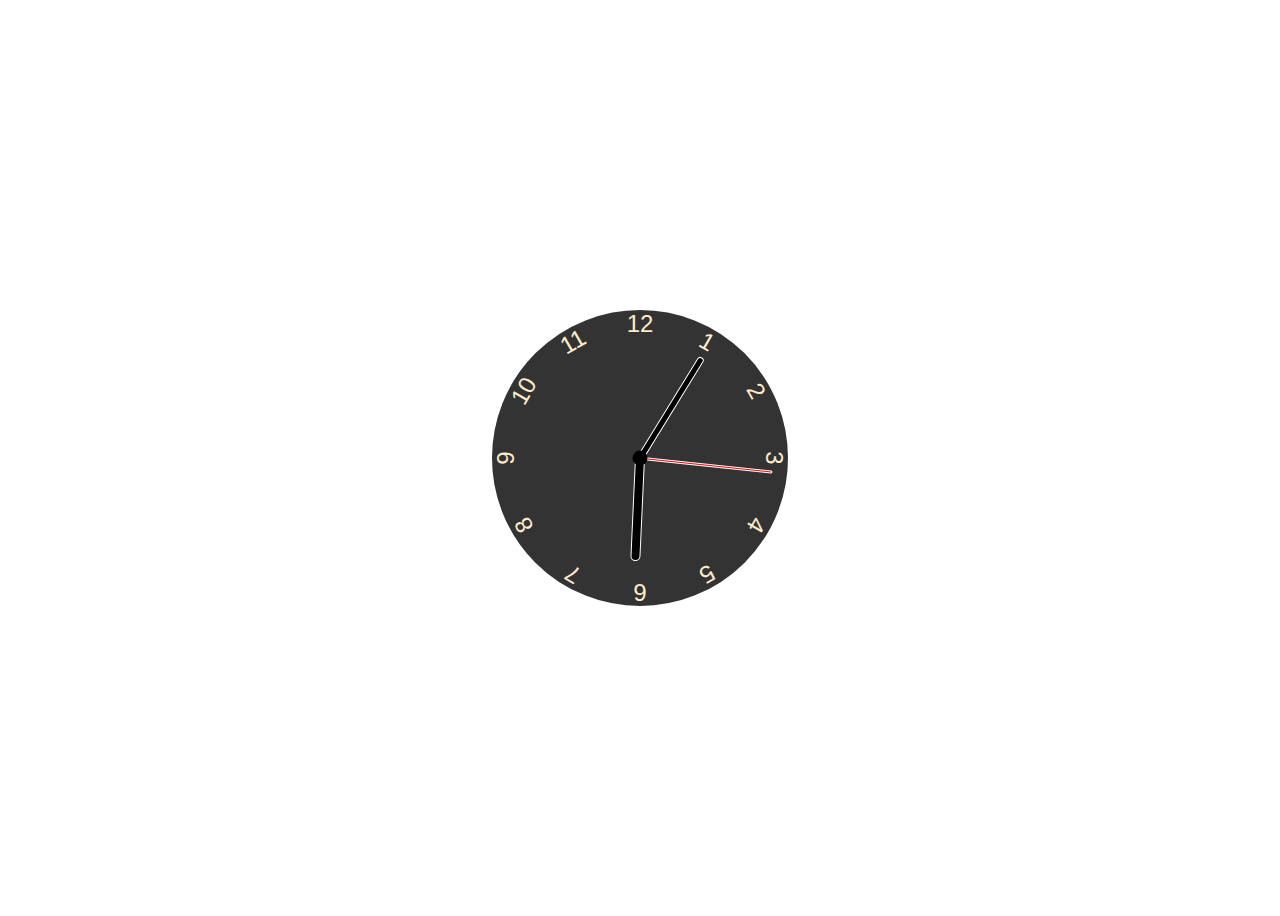
<file: analoge.html>
<!DOCTYPE html>
<html lang="en">
<head>
    <meta charset="UTF-8">
    <meta http-equiv="X-UA-Compatible" content="IE=edge">
    <meta name="viewport" content="width=device-width, initial-scale=1.0">
    <title>Analog Clock</title>

    <link rel="stylesheet" href="asset/css/clock.css">
</head>
<body>
    <div class="clock">
        <div class="hand hour" data-hour-hand></div>
        <div class="hand minute" data-minute-hand></div>
        <div class="hand second" data-second-hand></div>
        <div class="number number1">1</div>
        <div class="number number2">2</div>
        <div class="number number3">3</div>
        <div class="number number4">4</div>
        <div class="number number5">5</div>
        <div class="number number6">6</div>
        <div class="number number7">7</div>
        <div class="number number8">8</div>
        <div class="number number9">9</div>
        <div class="number number10">10</div>
        <div class="number number11">11</div>
        <div class="number number12">12</div>

        
    </div>
    <script src="asset/js/clock.js"></script>
</body>
</html>
</file>
<file: asset/css/clock.css>
*, *::after, *::before {
    box-sizing: border-box;
    font-family: 'Franklin Gothic Medium',  sans-serif;
}
body{
    background: white;
    display: flex;
    justify-content: center;
    align-items: center;
    min-height: 100vh;
    overflow: hidden;
}
.clock{
    width: 300px;
    height: 300px;
    background-color: rgba(0, 0, 0, .8);
    border-radius: 50%;
    border: 2px solid white;
    position: relative;
}
.clock .number{
    --rotation: 0;
    position: absolute;
    width: 100%;
    height: 100%;
    color: blanchedalmond;
    text-align: center;
    transform: rotate(var(--rotation));
    font-size: 1.5rem;
}
.clock .number1{ --rotation: 30deg;}
.clock .number2{ --rotation: 60deg;}
.clock .number3{ --rotation: 90deg;}
.clock .number4{ --rotation: 120deg;}
.clock .number5{ --rotation: 150deg;}
.clock .number6{ --rotation: 180deg;}
.clock .number7{ --rotation: 210deg;}
.clock .number8{ --rotation: 240deg;}
.clock .number9{ --rotation: 270deg;}
.clock .number10{ --rotation: 300deg;}
.clock .number11{ --rotation: 330deg;}

.clock .hand{
    --rotation: 0;
    position: absolute;
    bottom: 50%;
    left: 50%;
    background-color: black;
    border: 1px solid white;
    border-top-left-radius: 10px;
    border-top-right-radius: 10px;
    transform-origin: bottom;
    z-index: 10;
    transform: translateX(-50%)rotate(calc(var(--rotation) * 1deg));
}
.clock::after {
    content: '';
    position: absolute;
    background-color: black;
    z-index: 11;
    width: 15px;
    height: 15px;
    top: 50%;
    left: 50%;
    transform: translate(-50%, -50%);
    border-radius: 50%;
}

.clock .hand.second {
    width: 3px;
    height: 45%;
    background-color: red;
}
.clock .hand.minute{
    width: 7px;
    height: 40%;
    background-color: black;
}
.clock .hand.hour {
    width: 10px;
    height: 35%;
    background-color: black;
}
</file>
